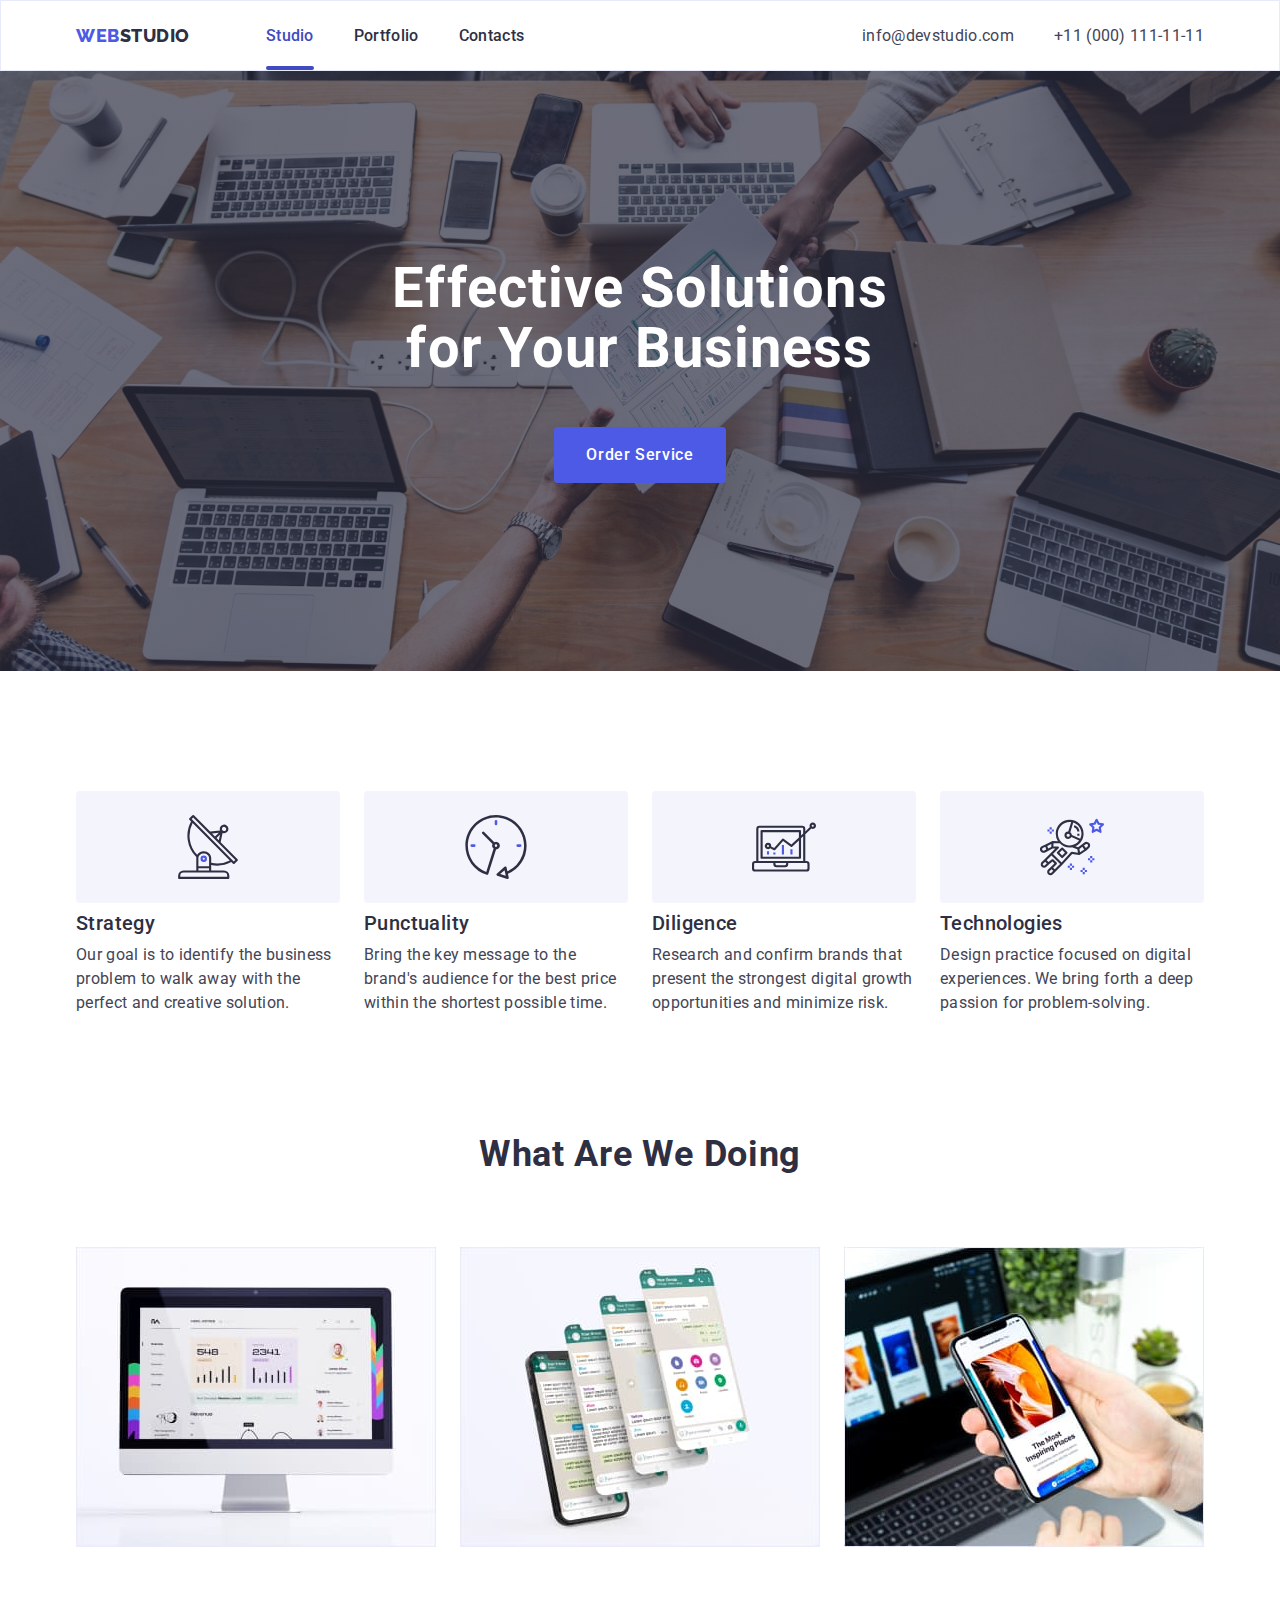
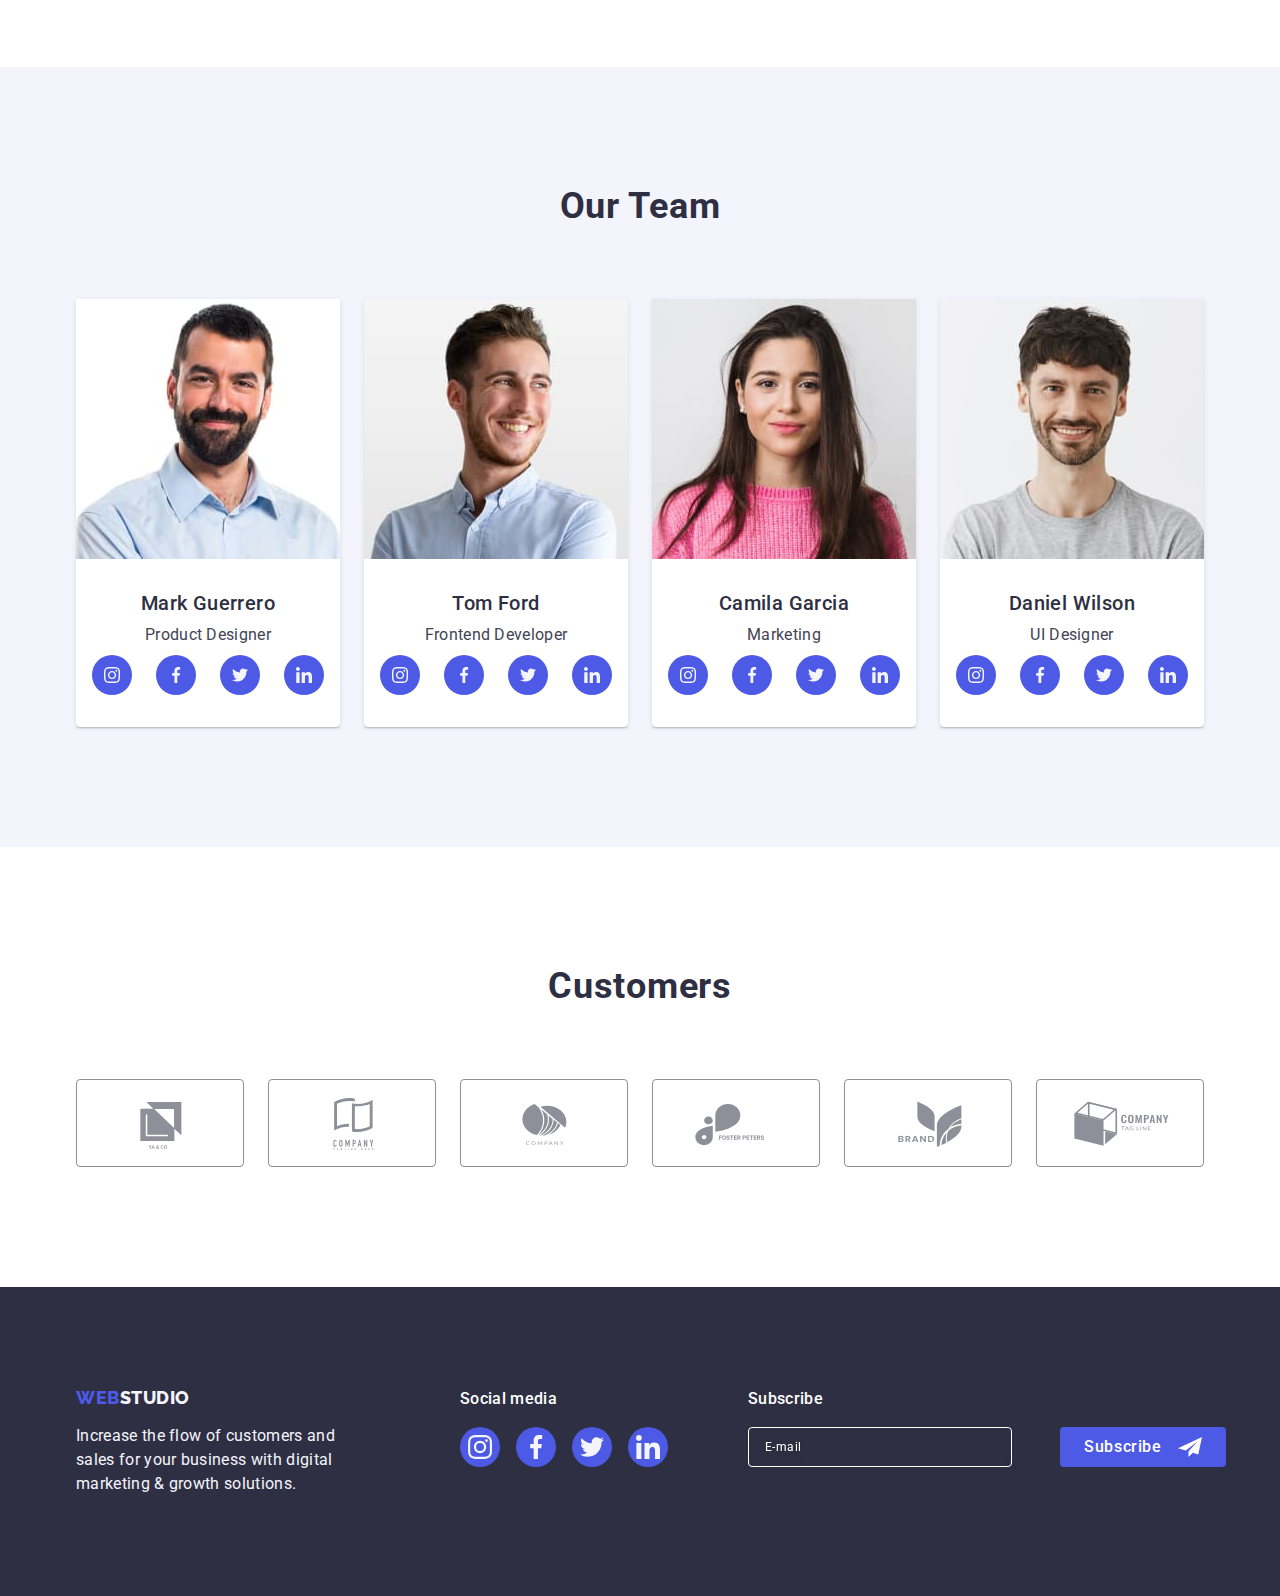
<file: index.html>
<!DOCTYPE html>
<html lang="en">

<head>
  <meta charset="UTF-8" />
  <meta http-equiv="X-UA-Compatible" content="IE=edge" />
  <meta name="viewport" content="width=device-width, initial-scale=1.0" />
  <title>WebStudio</title>
  <link rel="preconnect" href="https://fonts.googleapis.com" />
  <link rel="preconnect" href="https://fonts.gstatic.com" crossorigin />
  <link href="https://fonts.googleapis.com/css2?family=Raleway:wght@800&family=Roboto:wght@400;500;700&display=swap"
    rel="stylesheet" />
  <link rel="stylesheet" href="https://cdn.jsdelivr.net/npm/modern-normalize@2.0.0/modern-normalize.min.css" />
  <link rel="stylesheet" href="./css/styles.css" />
</head>

<body>
  <!--Header block-->
  <header class="header">
    <!--Navigation menu-->
    <div class="header-container container">
      <nav class="header-nav">
        <a class="header-logo link" href="./index.html">Web<span class="header-text-span">Studio</span></a>
        <ul class="header-nav-link-list list">
          <li class="header-nav-link-item">
            <a class="header-nav-link active link" href="./index.html">Studio</a>
          </li>
          <li class="header-nav-link-item">
            <a class="header-nav-link link" href="./portfolio.html">Portfolio</a>
          </li>
          <li class="header-nav-link-item">
            <a class="header-nav-link link" href="">Contacts</a>
          </li>
        </ul>
      </nav>
      <!--Contact-->
      <address class="header-adress">
        <ul class="header-adress-list list">
          <li class="header-adress-item">
            <a class="header-adress-link link" href="mailto:info@devstudio.com">info@devstudio.com</a>
          </li>
          <li class="header-adress-item">
            <a class="header-adress-link link" href="tel:+110001111111">+11 (000) 111-11-11</a>
          </li>
        </ul>
      </address>
    </div>
  </header>

  <!--Main block-->
  <main class="main">
    <!--Hero section-->
    <section class="hero-section">
      <div class="hero-container container">
        <h1 class="hero-title">Effective Solutions for Your Business</h1>
        <button type="button" class="button-hero button" data-modal-open>
          Order Service
        </button>
      </div>
    </section>

    <!--Description section-->
    <section class="deskr-section">
      <div class="container">
        <h2 class="visually-hidden">Section2</h2>
        <ul class="deskr-list-container list">
          <li class="deskr-list-item">
            <div class="deskr-icon-item">
              <svg class="deskr-icon" width="64" height="64">
                <use href="./images/icons.svg#antenna"></use>
              </svg>
            </div>
            <h3 class="list-title">Strategy</h3>
            <p class="list-text">
              Our goal is to identify the business problem to walk away with
              the perfect and creative solution.
            </p>
          </li>
          <li class="deskr-list-item">
            <div class="deskr-icon-item">
              <svg class="deskr-icon" width="64" height="64">
                <use href="./images/icons.svg#clock"></use>
              </svg>
            </div>
            <h3 class="list-title">Punctuality</h3>
            <p class="list-text">
              Bring the key message to the brand's audience for the best price
              within the shortest possible time.
            </p>
          </li>
          <li class="deskr-list-item">
            <div class="deskr-icon-item">
              <svg class="deskr-icon" width="64" height="64">
                <use href="./images/icons.svg#diagram"></use>
              </svg>
            </div>
            <h3 class="list-title">Diligence</h3>
            <p class="list-text">
              Research and confirm brands that present the strongest digital
              growth opportunities and minimize risk.
            </p>
          </li>
          <li class="deskr-list-item">
            <div class="deskr-icon-item">
              <svg class="deskr-icon" width="64" height="64">
                <use href="./images/icons.svg#astronaut"></use>
              </svg>
            </div>
            <h3 class="list-title">Technologies</h3>
            <p class="list-text">
              Design practice focused on digital experiences. We bring forth a
              deep passion for problem-solving.
            </p>
          </li>
        </ul>
      </div>
    </section>

    <!--What are we doing section-->
    <section class="doing-section">
      <div class="container">
        <h2 class="doing-section-title">What are we doing</h2>
        <ul class="doing-section-list list">
          <li class="doing-section-item">
            <img class="doing-section-img" src="./images/img1.jpg" alt="computer" width="360" height="300" />
          </li>
          <li class="doing-section-item">
            <img class="doing-section-img" src="./images/img2.jpg" alt="telefone" width="360" height="300" />
          </li>
          <li class="doing-section-item">
            <img class="doing-section-img" src="./images/img3.jpg" alt="telefon and computer" width="360"
              height="300" />
          </li>
        </ul>
      </div>
    </section>

    <!--Team section-->
    <section class="team-section">
      <div class="container">
        <h2 class="team-section-title">Our Team</h2>
        <ul class="team-list list">
          <li class="team-list-item">
            <img class="team-list-img" src="./images/MarkGuerrero.jpg" alt="MarkGuerrero" width="264" height="260" />
            <div class="text-list-img">
              <h3 class="list-title">Mark Guerrero</h3>
              <p class="list-text">Product Designer</p>
              <ul class="icon-list list">
                <li class="icon-list-item list">
                  <a href="" class="icon-list-link link">
                    <svg class="link-icon" width="16" height="16">
                      <use href="./images/icons.svg#instagram"></use>
                    </svg>
                  </a>
                </li>
                <li class="icon-list-item list">
                  <a href="" class="icon-list-link link">
                    <svg class="link-icon" width="16" height="16">
                      <use href="./images/icons.svg#facebook"></use>
                    </svg>
                  </a>
                </li>
                <li class="icon-list-item list">
                  <a href="" class="icon-list-link link">
                    <svg class="link-icon" width="16" height="16">
                      <use href="./images/icons.svg#twitter"></use>
                    </svg>
                  </a>
                </li>
                <li class="icon-list-item list">
                  <a href="" class="icon-list-link link">
                    <svg class="link-icon" width="16" height="16">
                      <use href="./images/icons.svg#linkedin"></use>
                    </svg>
                  </a>
                </li>
              </ul>
            </div>
          </li>
          <li class="team-list-item">
            <img class="team-list-img" src="./images/TomFord.jpg" alt="TomFord" width="264" height="260" />
            <div class="text-list-img">
              <h3 class="list-title">Tom Ford</h3>
              <p class="list-text">Frontend Developer</p>

              <ul class="icon-list list">
                <li class="icon-list-item list">
                  <a href="" class="icon-list-link link">
                    <svg class="link-icon" width="16" height="16">
                      <use href="./images/icons.svg#instagram"></use>
                    </svg>
                  </a>
                </li>
                <li class="icon-list-item list">
                  <a href="" class="icon-list-link link">
                    <svg class="link-icon" width="16" height="16">
                      <use href="./images/icons.svg#facebook"></use>
                    </svg>
                  </a>
                </li>
                <li class="icon-list-item list">
                  <a href="" class="icon-list-link link">
                    <svg class="link-icon" width="16" height="16">
                      <use href="./images/icons.svg#twitter"></use>
                    </svg>
                  </a>
                </li>
                <li class="icon-list-item list">
                  <a href="" class="icon-list-link link">
                    <svg class="link-icon" width="16" height="16">
                      <use href="./images/icons.svg#linkedin"></use>
                    </svg>
                  </a>
                </li>
              </ul>
            </div>
          </li>
          <li class="team-list-item">
            <img class="team-list-img" src="./images/CamilaGarcia.jpg" alt="CamilaGarcia" width="264" height="260" />
            <div class="text-list-img">
              <h3 class="list-title">Camila Garcia</h3>
              <p class="list-text">Marketing</p>

              <ul class="icon-list list">
                <li class="icon-list-item list">
                  <a href="" class="icon-list-link link">
                    <svg class="link-icon" width="16" height="16">
                      <use href="./images/icons.svg#instagram"></use>
                    </svg>
                  </a>
                </li>
                <li class="icon-list-item list">
                  <a href="" class="icon-list-link link">
                    <svg class="link-icon" width="16" height="16">
                      <use href="./images/icons.svg#facebook"></use>
                    </svg>
                  </a>
                </li>
                <li class="icon-list-item list">
                  <a href="" class="icon-list-link link">
                    <svg class="link-icon" width="16" height="16">
                      <use href="./images/icons.svg#twitter"></use>
                    </svg>
                  </a>
                </li>
                <li class="icon-list-item list">
                  <a href="" class="icon-list-link link">
                    <svg class="link-icon" width="16" height="16">
                      <use href="./images/icons.svg#linkedin"></use>
                    </svg>
                  </a>
                </li>
              </ul>
            </div>
          </li>
          <li class="team-list-item">
            <img class="team-list-img" src="./images/DanielWilson.jpg" alt="DanielWilson" width="264" height="260" />
            <div class="text-list-img">
              <h3 class="list-title">Daniel Wilson</h3>
              <p class="list-text">UI Designer</p>

              <ul class="icon-list list">
                <li class="icon-list-item list">
                  <a href="" class="icon-list-link link">
                    <svg class="link-icon" width="16" height="16">
                      <use href="./images/icons.svg#instagram"></use>
                    </svg>
                  </a>
                </li>
                <li class="icon-list-item list">
                  <a href="" class="icon-list-link link">
                    <svg class="link-icon" width="16" height="16">
                      <use href="./images/icons.svg#facebook"></use>
                    </svg>
                  </a>
                </li>
                <li class="icon-list-item list">
                  <a href="" class="icon-list-link link">
                    <svg class="link-icon" width="16" height="16">
                      <use href="./images/icons.svg#twitter"></use>
                    </svg>
                  </a>
                </li>
                <li class="icon-list-item list">
                  <a href="" class="icon-list-link link">
                    <svg class="link-icon" width="16" height="16">
                      <use href="./images/icons.svg#linkedin"></use>
                    </svg>
                  </a>
                </li>
              </ul>
            </div>
          </li>
        </ul>
      </div>
    </section>
    <!--Customer section-->
    <section class="customer-section">
      <div class="container">
        <h2 class="customer-title">Customers</h2>
        <ul class="customer-list list">
          <li class="customer-item">
            <a href="" class="customer-link">
              <svg class="svg-icon-customer" width="104" height="56">
                <use href="./images/icons.svg#logo"></use>
              </svg>
            </a>
          </li>
          <li class="customer-item">
            <a href="" class="customer-link">
              <svg class="svg-icon-customer" width="104" height="56">
                <use href="./images/icons.svg#logo2"></use>
              </svg>
            </a>
          </li>
          <li class="customer-item">
            <a href="" class="customer-link">
              <svg class="svg-icon-customer" width="104" height="56">
                <use href="./images/icons.svg#logo3"></use>
              </svg>
            </a>
          </li>
          <li class="customer-item">
            <a href="" class="customer-link">
              <svg class="svg-icon-customer" width="104" height="56">
                <use href="./images/icons.svg#logo4"></use>
              </svg>
            </a>
          </li>
          <li class="customer-item">
            <a href="" class="customer-link">
              <svg class="svg-icon-customer" width="104" height="56">
                <use href="./images/icons.svg#logo5"></use>
              </svg>
            </a>
          </li>
          <li class="customer-item">
            <a href="" class="customer-link">
              <svg class="svg-icon-customer" width="104" height="56">
                <use href="./images/icons.svg#logo6"></use>
              </svg>
            </a>
          </li>
        </ul>
      </div>
    </section>
  </main>

  <!--Footer block-->
  <footer class="footer">
    <div class="footer-container container">
      <div class="footer-logo-container">
        <a class="footer-logo link" href="./index.html">Web<span class="footer-logo-span">Studio</span>
        </a>
        <p class="fotter-text">
          Increase the flow of customers and sales for your business with
          digital marketing & growth solutions.
        </p>
      </div>

      <div class="footer-icon-container">
        <p class="footer-title">Social media</p>

        <ul class="footer-icon-list list">
          <li class="icon-list-item list">
            <a href="" class="footer-list-link link">
              <svg class="link-icon" width="24" height="24">
                <use href="./images/icons.svg#instagram"></use>
              </svg>
            </a>
          </li>
          <li class="icon-list-item list">
            <a href="" class="footer-list-link link">
              <svg class="link-icon" width="24" height="24">
                <use href="./images/icons.svg#facebook"></use>
              </svg>
            </a>
          </li>
          <li class="icon-list-item list">
            <a href="" class="footer-list-link link">
              <svg class="link-icon" width="24" height="24">
                <use href="./images/icons.svg#twitter"></use>
              </svg>
            </a>
          </li>
          <li class="icon-list-item list">
            <a href="" class="footer-list-link link">
              <svg class="link-icon" width="24" height="24">
                <use href="./images/icons.svg#linkedin"></use>
              </svg>
            </a>
          </li>
        </ul>
      </div>

      <div class="form-container">
        <p class="footer-title">Subscribe</p>

        <form class="form" name="subscribe_form" autocomplete="off">
          <label class="subscribe-form-label">
            <input class="form-input-footer" type="email" name="e-mail" placeholder="E-mail" />
          </label>
          <button type="submit" class="footer-btn">
            Subscribe
            <svg class="footer-btn-icon" width="24" height="24">
              <use href="./images/icons.svg#frame"></use>
            </svg>
          </button>
        </form>
      </div>
    </div>
  </footer>
  <!--Modal window-->
  <div class="backdrop is-hidden" data-modal>
    <div class="modal">
      <button class="modal-btn" type="button" data-modal-close>
        <svg class="modal-icon" width="8" height="8">
          <use href="./images/icons.svg#xicon"></use>
        </svg>
      </button>
        <p class="modal-text">Leave your contacts and we will call you back</p>
        <form class="form-modal" name="contacts_back_form" autocomplete="on">
          <div class="modal-label-container">
            <label for="user-name" class="modal-form-filed">
              Name
            </label>  
              <div class="modal-input-container">
                <input class="modal-form-input" type="text" name="user-name" id="user-name" />
                <svg class="modal-form-icon" width="18" height="24">
                  <use href="./images/icons.svg#person"></use>
                </svg>
              </div>
          </div>
          <div class="modal-label-container">
            <label for="" class="modal-form-filed">
              Phone
            </label>
              <div class="modal-input-container">
                <input class="modal-form-input" type="tel" name="contact-tel" />
                <svg class="modal-form-icon" width="18" height="24">
                  <use href="./images/icons.svg#phone"></use>
                </svg>
              </div>
          </div>
          <div class="modal-label-container">
            <label class="modal-form-filed">
              Email
            </label>  
              <div class="modal-input-container">
                <input class="modal-form-input" type="email" name="contact-email" />
                <svg class="modal-form-icon" width="18" height="24">
                  <use href="./images/icons.svg#email"></use>
                </svg>
              </div>
          </div>
          <div class="modal-label-container">
            <label for="user-comment" class="modal-form-filed">
              Comment
                <textarea class="modal-form-textarea" name="user-comment" id="user-comment"  placeholder="Text input"></textarea>
            </label>
          </div>
          <div class="modal-label-checkbox-container"> 
            <label class="modal-form-agreement">

              <div class="modal-input-custom-chbx">
                <input class="modal-form-checkbox visually-hidden" type="checkbox" />
                <span class="modal-form-custom-checkbox">
                  <svg class="modal-form-checkbox-icon" width="10" height="8">
                    <use href="./images/icons.svg#icon-vector-icon"></use>
                  </svg>
              </div>
              </span>
              <span class="modal-form-text">I accept the terms and conditions of the<a class="modal-form-link" href="">Privacy Policy</a></span>
            </label>
          </div>
          <button type="submit" class="modal-send-btn">Send</button>
        </form>
    </div>
  </div>
  <script src="./js/modal.js"></script>
</body>

</html>
</file>
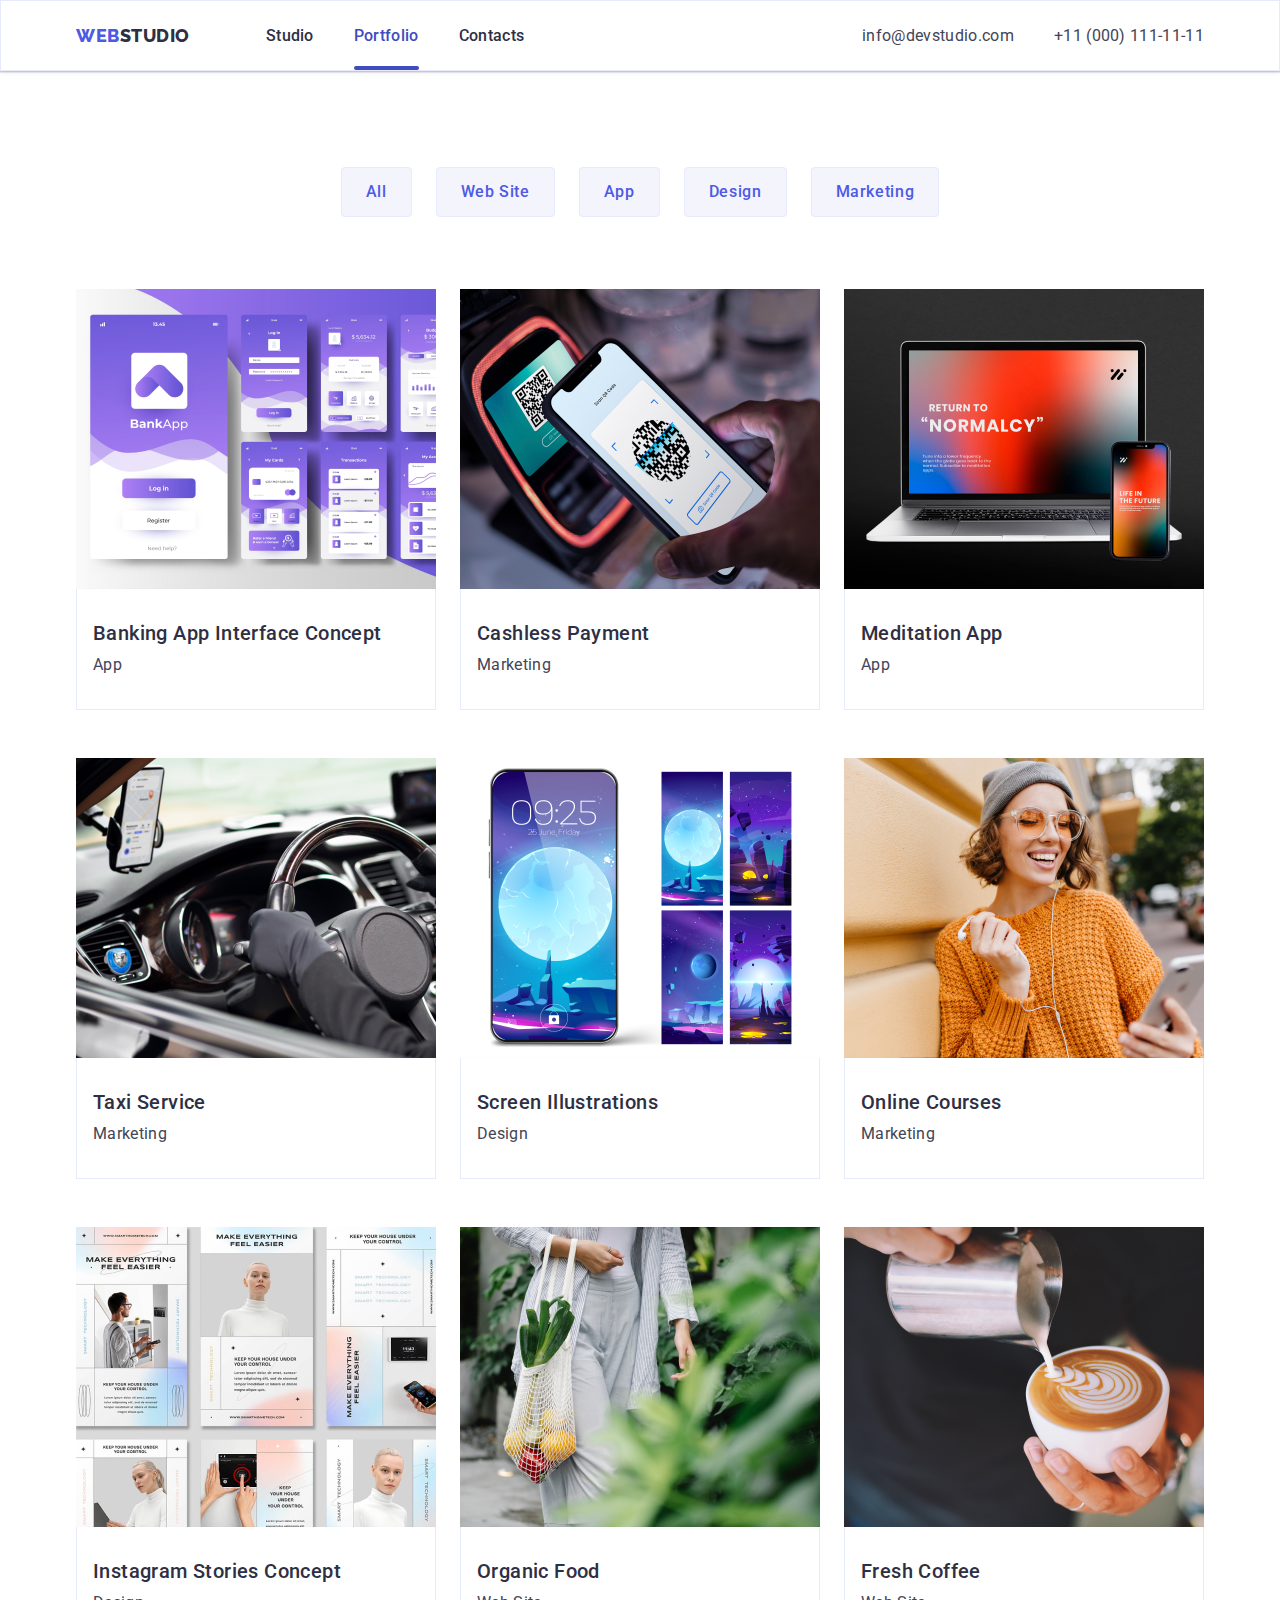
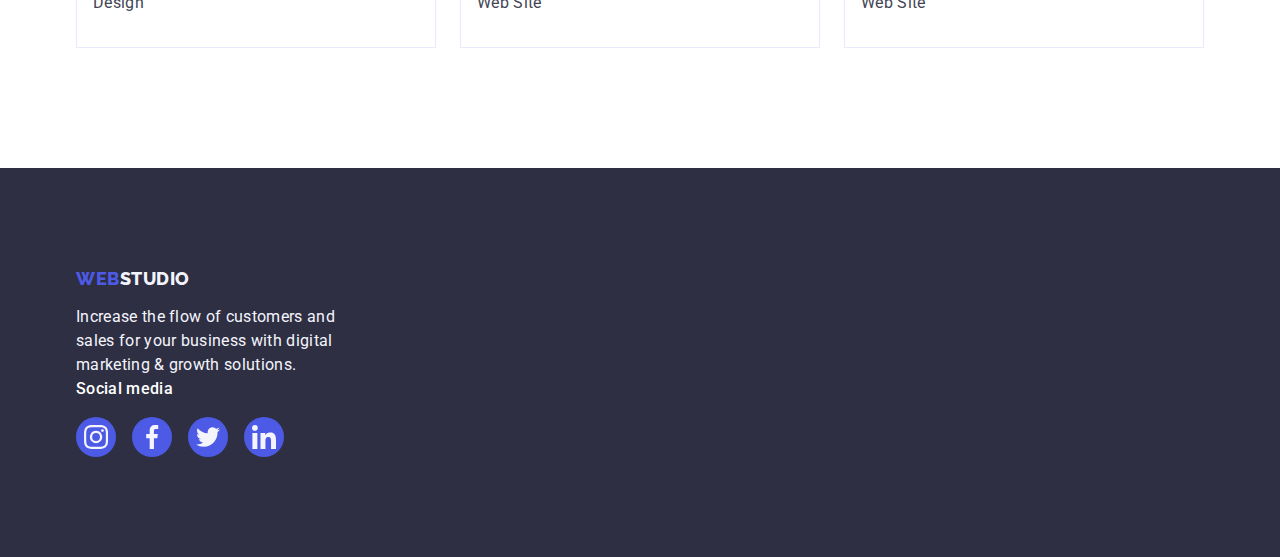
<file: portfolio.html>
<!DOCTYPE html>
<html lang="en">
  <head>
    <meta charset="UTF-8" />
    <meta http-equiv="X-UA-Compatible" content="IE=edge" />
    <meta name="viewport" content="width=device-width, initial-scale=1.0" />
    <title>WebStudio</title>
    <link rel="preconnect" href="https://fonts.googleapis.com" />
    <link rel="preconnect" href="https://fonts.gstatic.com" crossorigin />
    <link
      href="https://fonts.googleapis.com/css2?family=Raleway:wght@800&family=Roboto:wght@400;500;700&display=swap"
      rel="stylesheet"
    />
    <link
      rel="stylesheet"
      href="https://cdn.jsdelivr.net/npm/modern-normalize@2.0.0/modern-normalize.min.css"
    />
    <link rel="stylesheet" href="./css/styles.css" />
  </head>
  <body>
    <!--Header block-->
    <header class="header">
      <!--Navigation menu-->
      <div class="header-container container">
        <nav class="header-nav">
          <a class="header-logo link" href="./index.html"
            >Web<span class="header-text-span">Studio</span></a
          >
          <ul class="header-nav-link-list list">
            <li class="header-nav-link-item">
              <a class="header-nav-link link" href="./index.html">Studio</a>
            </li>
            <li class="header-nav-link-item">
              <a class="header-nav-link active link" href="./portfolio.html"
                >Portfolio</a
              >
            </li>
            <li class="header-nav-link-item">
              <a class="header-nav-link link" href="">Contacts</a>
            </li>
          </ul>
        </nav>
        <!--Contact-->
        <address class="header-adress">
          <ul class="header-adress-list list">
            <li class="header-adress-item">
              <a
                class="header-adress-link link"
                href="mailto:info@devstudio.com"
                >info@devstudio.com</a
              >
            </li>
            <li class="header-adress-item">
              <a class="header-adress-link link" href="tel:+110001111111"
                >+11 (000) 111-11-11</a
              >
            </li>
          </ul>
        </address>
      </div>
    </header>

    <!--block main-->
    <main>
      <!--section list of services-->
      <section class="list-services">
        <div class="container">
          <h1 class="visually-hidden">List Services</h1>
          <ul class="btn-servises-list list">
            <li>
              <button type="button" class="button-porfolio button">All</button>
            </li>
            <li>
              <button type="button" class="button-porfolio button">
                Web Site
              </button>
            </li>
            <li>
              <button type="button" class="button-porfolio button">App</button>
            </li>
            <li>
              <button type="button" class="button-porfolio button">
                Design
              </button>
            </li>
            <li>
              <button type="button" class="button-porfolio button">
                Marketing
              </button>
            </li>
          </ul>
          <ul class="services-list list">
            <li class="services-list-width">
              <a class="services-list-link link">
                <div class="overlay">
                  <img
                    src="./images/imagesportfolio/img1.jpg"
                    alt="screenshoots banking app"
                    width="360"
                    height="300"
                  />
                  <p class="overlay-text">
                    14 Stylish and User-Friendly App Design Concepts · Task
                    Manager App · Calorie Tracker App · Exotic Fruit Ecommerce
                    App · Cloud Storage App
                  </p>
                </div>
                <div class="portfolio-list-img">
                  <h2 class="services-list-title">
                    Banking App Interface Concept
                  </h2>
                  <p class="list-text">App</p>
                </div>
              </a>
            </li>
            <li class="services-list-width">
              <a class="services-list-link link">
                <div class="overlay">
                  <img
                    src="./images/imagesportfolio/img2.jpg"
                    alt="phone scan qr code"
                    width="360"
                    height="300"
                  />
                  <p class="overlay-text">
                    14 Stylish and User-Friendly App Design Concepts · Task
                    Manager App · Calorie Tracker App · Exotic Fruit Ecommerce
                    App · Cloud Storage App
                  </p>
                </div>

                <div class="portfolio-list-img">
                  <h2 class="services-list-title">Cashless Payment</h2>
                  <p class="list-text">Marketing</p>
                </div>
              </a>
            </li>
            <li class="services-list-width">
              <a class="services-list-link link">
                <div class="overlay">
                  <img
                    src="./images/imagesportfolio/img3.jpg"
                    alt="compyter and phone"
                    width="360"
                    height="300"
                  />
                  <p class="overlay-text">
                    14 Stylish and User-Friendly App Design Concepts · Task
                    Manager App · Calorie Tracker App · Exotic Fruit Ecommerce
                    App · Cloud Storage App
                  </p>
                </div>
                <div class="portfolio-list-img">
                  <h2 class="services-list-title">Meditation App</h2>
                  <p class="list-text">App</p>
                </div>
              </a>
            </li>
            <li class="services-list-width">
              <a class="services-list-link link">
                <div class="overlay">
                  <img
                    src="./images/imagesportfolio/img4.jpg"
                    alt="driver and phone wis app"
                    width="360"
                    height="300"
                  />
                  <p class="overlay-text">
                    14 Stylish and User-Friendly App Design Concepts · Task
                    Manager App · Calorie Tracker App · Exotic Fruit Ecommerce
                    App · Cloud Storage App
                  </p>
                </div>
                <div class="portfolio-list-img">
                  <h2 class="services-list-title">Taxi Service</h2>
                  <p class="list-text">Marketing</p>
                </div>
              </a>
            </li>
            <li class="services-list-width">
              <a class="services-list-link link">
                <div class="overlay">
                  <img
                    src="./images/imagesportfolio/img5.jpg"
                    alt="phone and screenillustration"
                    width="360"
                    height="300"
                  />
                  <p class="overlay-text">
                    14 Stylish and User-Friendly App Design Concepts · Task
                    Manager App · Calorie Tracker App · Exotic Fruit Ecommerce
                    App · Cloud Storage App
                  </p>
                </div>
                <div class="portfolio-list-img">
                  <h2 class="services-list-title">Screen Illustrations</h2>
                  <p class="list-text">Design</p>
                </div>
              </a>
            </li>
            <li class="services-list-width">
              <a class="services-list-link link">
                <div class="overlay">
                  <img
                    src="./images/imagesportfolio/img6.jpg"
                    alt="girl wis phone"
                    width="360"
                    height="300"
                  />
                  <p class="overlay-text">
                    14 Stylish and User-Friendly App Design Concepts · Task
                    Manager App · Calorie Tracker App · Exotic Fruit Ecommerce
                    App · Cloud Storage App
                  </p>
                </div>
                <div class="portfolio-list-img">
                  <h2 class="services-list-title">Online Courses</h2>
                  <p class="list-text">Marketing</p>
                </div>
              </a>
            </li>
            <li class="services-list-width">
              <a class="services-list-link link">
                <div class="overlay">
                  <img
                    src="./images/imagesportfolio/img7.jpg"
                    alt="photo instagram stories concept"
                    width="360"
                    height="300"
                  />
                  <p class="overlay-text">
                    14 Stylish and User-Friendly App Design Concepts · Task
                    Manager App · Calorie Tracker App · Exotic Fruit Ecommerce
                    App · Cloud Storage App
                  </p>
                </div>
                <div class="portfolio-list-img">
                  <h2 class="services-list-title">Instagram Stories Concept</h2>
                  <p class="list-text">Design</p>
                </div>
              </a>
            </li>
            <li class="services-list-width">
              <a class="services-list-link link">
                <div class="overlay">
                  <img
                    src="./images/imagesportfolio/img8.jpg"
                    alt=" the wooman wis bag wis vegetables"
                    width="360"
                    height="300"
                  />
                  <p class="overlay-text">
                    14 Stylish and User-Friendly App Design Concepts · Task
                    Manager App · Calorie Tracker App · Exotic Fruit Ecommerce
                    App · Cloud Storage App
                  </p>
                </div>
                <div class="portfolio-list-img">
                  <h2 class="services-list-title">Organic Food</h2>
                  <p class="list-text">Web Site</p>
                </div>
              </a>
            </li>
            <li class="services-list-width">
              <a class="services-list-link link">
                <div class="overlay">
                  <img
                    src="./images/imagesportfolio/img9.jpg"
                    alt="cup wis coffee and milk"
                    width="360"
                    height="300"
                  />
                  <p class="overlay-text">
                    14 Stylish and User-Friendly App Design Concepts · Task
                    Manager App · Calorie Tracker App · Exotic Fruit Ecommerce
                    App · Cloud Storage App
                  </p>
                </div>
                <div class="portfolio-list-img">
                  <h2 class="services-list-title">Fresh Coffee</h2>
                  <p class="list-text">Web Site</p>
                </div>
              </a>
            </li>
          </ul>
        </div>
      </section>
    </main>

    <!--Footer block-->
    <footer class="footer">
      <div class="footer-container container">
        <div class="text-footer-container">
          <div class="footer-logo-container">
            <a class="footer-logo link" href="./index.html"
              >Web<span class="footer-logo-span">Studio</span>
            </a>
            <p class="fotter-text">
              Increase the flow of customers and sales for your business with
              digital marketing & growth solutions.
            </p>
          </div>

          <div class="footer-icon-container">
            <h3 class="footer-title">Social media</h3>

            <ul class="footer-icon-list list">
              <li class="icon-list-item list">
                <a href="" class="footer-list-link link">
                  <svg class="link-icon" width="24" height="24">
                    <use href="./images/icon.svg#instagram"></use>
                  </svg>
                </a>
              </li>
              <li class="icon-list-item list">
                <a href="" class="footer-list-link link">
                  <svg class="link-icon" width="24" height="24">
                    <use href="./images/icon.svg#facebook"></use>
                  </svg>
                </a>
              </li>
              <li class="icon-list-item list">
                <a href="" class="footer-list-link link">
                  <svg class="link-icon" width="24" height="24">
                    <use href="./images/icon.svg#twitter"></use>
                  </svg>
                </a>
              </li>
              <li class="icon-list-item list">
                <a href="" class="footer-list-link link">
                  <svg class="link-icon" width="24" height="24">
                    <use href="./images/icon.svg#linkedin"></use>
                  </svg>
                </a>
              </li>
            </ul>
          </div>
        </div>
      </div>
    </footer>
  </body>
</html>
</file>
<file: css/styles.css>
/**
  |============================
  | Comon styles
  |============================
*/
:root {
    --first-basic-color: #FFFFFF;
    --second-basic-color: #2E2F42;
    --third-basic-color: #434455;
    --fourth-basic-color: #F4F4FD;
    --butn-logo-color: #4D5AE5;
    --active-color: #404BBF;
    --modal-windov-color: #8E8F99;
}

body {
    font-family: 'Roboto', sans-serif;
    font-style: normal;
    color: var(--third-basic-color);
    background-color: #FFFFFF;
}
/**
  |============================
  | reset stile
  |============================
*/

h1, h2, h3, h4, h5, h6 ,p {
    margin: 0;
}

ul, ol {
    margin: 0;
    padding: 0;
}

img {
    display: block;
    max-width: 100%;
    height: auto;
}

.container {
    width: 1158px;
    margin-left: auto;
    margin-right: auto;
    padding: 0 15px;
}

.list {
    list-style: none;
}

.link {
    text-decoration: none;
    cursor: pointer;
}

.button {
    font-family: inherit;
    cursor: pointer;
}



.list-title {
    font-weight: 500;
    font-size: 20px;
    line-height: 1.2;
    letter-spacing: 0.02em;
    color: var(--second-basic-color);
    margin-bottom: 8px;
}

.list-text {
    font-weight: 400;
    font-size: 16px;
    line-height: 1.5;
    letter-spacing: 0.02em;
    color: #434455;
}

.visually-hidden {
    position: absolute;
    width: 1px;
    height: 1px;
    margin: -1px;
    border: 0;
    padding: 0;

    white-space: nowrap;
    clip-path: inset(100%);
    clip: rect(0 0 0 0);
    overflow: hidden;
}
.link-icon {
    fill: var(--first-basic-color);
}

/**
  |============================
  | Header Block
  |============================
*/
.header {
    background: var(--first-basic-color);
    border: 1px solid #E7E9FC;
    box-shadow: 0px 1px 6px 0px rgba(46, 47, 66, 0.08), 0px 1px 1px 0px rgba(46, 47, 66, 0.16), 0px 2px 1px 0px rgba(46, 47, 66, 0.08);
}

.header-container {
    display: flex;
    align-items: center;
}

.header-logo {
    font-family: 'Raleway' ,sans-serif;
    font-weight: 800;
    font-size: 18px;
    line-height: 1.17;
    text-decoration: none;
    text-transform: uppercase;
    letter-spacing: 0.03em;
    color: var(--butn-logo-color);
    margin-right: 76px;
    padding-top: 24px;
    padding-bottom: 24px;
}

.header-text-span {
    color: var(--second-basic-color);
}

.header-nav {
    display: flex;
    align-items: center;
    
}
    
.header-nav-link-list {
    display: flex;
    align-items: center;
    gap: 40px;
}

.header-nav-item {
    
}
    

.header-nav-link {
    position: relative;
    font-weight: 500;
    font-size: 16px;
    line-height: 1.5;
    letter-spacing: 0.02em;
    color: var(--second-basic-color);
    padding-top: 24px;
    padding-bottom: 24px;
    transition: color var(--transition);
}
.active {
    color: #404bbf;
}

.header-nav-link.active::after {
    content: "";
    display: block;
    width: 100%;
    height: 4px;
    background-color: #404bbf;
    border-radius: 2px;
    position: absolute;
    bottom: -1px;
    left: 0;
}

.header-nav-link:hover,
.header-nav-link:focus {
    color: #404bbf;
}

.header-adress {
    font-style: normal;
    margin-left: auto;
}

.header-adress-list {
    display: flex;
    align-items: center;
    gap: 40px;
}

.header-adress-item {
    
}

.header-adress-link {
    font-weight: 400;
    font-size: 16px;
    line-height: 1.5;
    letter-spacing: 0.02em;
    color: var(--third-basic-color);
    transition: color var(--transition);
}
.header-adress-link:hover,
.header-adress-link:focus {
    color: var(--active-color);
}
/**
  |============================
  | Hero section 
  |============================
*/
.hero-section {
    background: var(--second-basic-color);
    padding-top: 188px;
    padding-bottom: 188px;
    background-image: linear-gradient(rgba(46, 47, 66, 0.7), rgba(46, 47, 66, 0.7)), url(../images/hero/hero.jpg);
    background-repeat: no-repeat;
    background-position: center;
    background-size: cover;
    max-width: 1440px;
    height: 600px;
}

.hero-container {
    
}

.hero-title {
    font-weight: 700;
    font-size: 56px;
    line-height: 1.07;
    letter-spacing: 0.02em;
    text-align: center;
    color: var(--first-basic-color);
    max-width: 496px;
    margin-bottom: 48px;
    margin-left: auto;
    margin-right: auto;
}

.button-hero {
    display: block;
    background: var(--butn-logo-color);
    color: var(--first-basic-color);
    border: none;
    font-weight: 500;
    font-size: 16px;
    line-height: 1.5;
    letter-spacing: 0.04em;
    padding: 16px 32px;
    border-radius: 4px;
    margin-left: auto;
    margin-right: auto;
    min-width: 169px;
    box-shadow: 0px 4px 4px 0px, rgba(0, 0, 0, 0.15);
    transition: background-color var(--transition);
}

.button-hero:hover,
.button-hero:focus {
    background-color: var(--active-color);
    box-shadow: 0px 4px 4px 0px, rgba(0, 0, 0, 0.15);
}
/**
  |============================
  | Description section
  |============================
*/

.deskr-section {
    padding-top: 120px;
    padding-bottom: 120px;
}
.deskr-icon-list-container {
    display: flex;
    gap: 24px;
    margin-bottom: 8px;
}

.deskr-icon-item {
    width: 264px;
    height: 112px;
    background-color: var(--fourth-basic-color);
    border-radius: 4px;
    display: flex;
    align-items: center;
    justify-content: center;
    margin-bottom: 8px;
}

.deskr-icon {
    align-items: center;
    justify-content: center;
}

.deskr-list-container {
    display: flex;
    gap: 24px;
}

.deskr-list {}

.deskr-list-item {
    width: calc((100% - 72px) /4);
}


/**
  |============================
  | What are we doing section
  |============================
*/
.doing-section {
    padding-bottom: 120px;
}

.doing-section-title {
    font-weight: 700;
    font-size: 36px;
    line-height: 1.11;
    text-align: center;
    letter-spacing: 0.02em;
    text-transform: capitalize;
    color: var(--second-basic-color);
    margin-bottom: 72px;
}

.doing-section-list {
    display: flex;
    gap: 24px;
}

.doing-section-item {}

.doing-section-img {}
/**
  |============================
  | Team section
  |============================
*/
.team-section {
    background: #F4F4FD;
    padding-top: 120px;
    padding-bottom: 120px;
}

.team-section-title {
    font-weight: 700;
    font-size: 36px;
    line-height: 1.11;
    text-align: center;
    letter-spacing: 0.02em;
    text-transform: capitalize;
    color: var(--second-basic-color);
    margin-bottom: 72px;
}

.team-list {
    display: flex;
    gap: 24px;
}

.team-list-item {
    background: var(--first-basic-color);
    border-radius: 0px 0px 4px 4px;
    box-shadow: 0px 1px 6px rgba(46, 47, 66, 0.08), 0px 1px 1px rgba(46, 47, 66, 0.16), 0px 2px 1px rgba(46, 47, 66, 0.08);
}

.text-list-img {
    gap: 8px ;
    padding: 32px 0 ;
    text-align: center;
}

.team-list-img {}

.icon-container {
    display: flex;
}

.icon-list {
    display: flex;
    gap: 24px;
    margin-top: 8px;
    justify-content: center;
}

.icon-list-item {
    
}
.link-icon {
    fill: var(--fourth-basic-color);
}

.icon-list-link {
    width: 40px;
    height: 40px;
    border-radius: 50%;
    background-color: var(--butn-logo-color);
    display: flex;
    align-items: center;
    justify-content: center;
    transition: background-color var(--transition);
}

.icon-list-link:hover,
.icon-list-link:focus {
    background-color: var(--active-color);
}

/**
  |============================
  | Customers section
  |============================
*/
.customer-section {
    padding-top: 120px;
    padding-bottom: 120px;
}
.customer-title {
    font-size: 36px;
    text-align: center;
    font-weight: 700;
    letter-spacing: 0.72px;
    text-transform: capitalize;
    color: var(--second-basic-color);
    margin-bottom: 72px;
    line-height: 1.11;
}

.customer-list {
    display: flex;
    align-items: center;
    justify-content: center;
    gap: 24px;
}

.customer-item {
    display: flex;
    align-items: center;
    justify-content: center;
    width: 168px;
    height: 88px;
}

.svg-icon-customer {
    fill: currentColor;
    transition: color var(--transition);
}

.svg-icon-customer:hover,
.svg-icon-customer:focus {
    fill: var(--active-color);
}

.customer-link {
    border-radius: 4px;
    border: 1px solid #8E8F99;
    width: 100%;
    height: 100%;
    display: flex;
    align-items: center;
    justify-content: center;
    transition: border-color 250ms cubic-bezier(0.4, 0, 0.2, 1), color 250ms cubic-bezier(0.4, 0, 0.2, 1);
    color: #8E8F99;
}
.customer-link:hover,
.customer-link:focus {
    border: 1px solid var(--active-color);
    color: var(--active-color);
}
/**
  |============================
  | Portfolio page
  |============================
*/
.list-services {
    padding-top: 96px;
    padding-bottom: 120px;
}

.section-prt-container {
    
}

.button-porfolio {
    background: #F4F4FD;
    font-weight: 500;
    font-size: 16px;
    line-height: 1.5;
    color: var(--butn-logo-color);
    letter-spacing: 0.04em;
    padding: 12px 24px;
    border-radius: 4px;
    border: 1px solid #E7E9FC;
    transition: color 250ms cubic-bezier(0.4, 0, 0.2, 1), background-color 250ms cubic-bezier(0.4, 0, 0.2, 1), border-color 250ms cubic-bezier(0.4, 0, 0.2, 1), box-shadow 250ms cubic-bezier(0.4, 0, 0.2, 1);
    box-shadow: 250ms cubic-bezier(0.4, 0, 0.2, 1);
}

.btn-servises-list {
    display: flex;
    gap: 24px;
    align-items: center;
    justify-content:center;
    margin-left: auto;
    margin-right: auto;
    margin-bottom: 72px;
    
}

.button-porfolio:hover,
.button-porfolio:focus {
    background-color: var(--active-color);
    color: var(--first-basic-color);
    border: 1px solid transparent;
    box-shadow: 0px 3px 1px rgba(0, 0, 0, 0.1), 0px 2px 1px rgba(0, 0, 0, 0.08), 0px 2px 2px rgba(0, 0, 0, 0.12);
}

.services-list {
    display: flex;
    flex-wrap: wrap;
    gap: 24px ;
    row-gap: 48px;
}

.services-list-title {
    font-weight: 500;
    font-size: 20px;
    line-height: 1.2;
    letter-spacing: 0.02em;
    color: var(--second-basic-color);
    margin-bottom: 8px;
}

.services-list-width {
    width: calc((100% - 48px) /3);
    
}
.services-list-link {
    transition: box-shadow 250ms cubic-bezier(0.4, 0, 0.2, 1);
    display: block;
}
.portfolio-list-img {
    padding-left: 16px;
    padding-right: 16px;
    padding-top: 32px;
    padding-bottom: 32px;
    border: 1px solid #E7E9FC;
    border-top: none; 
}


.overlay {
    position: relative;
    overflow: hidden;
}

.overlay-text {
    display: flex;
    width: 100%;
    height: 100%;
    flex-direction: column;
    flex-shrink: 0;
    color: #F4F4FD;
    font-size: 16px;
    line-height: 1.5;
    letter-spacing: 0.32px;
    background-color: #4d5ae5;
    align-items: center;
    text-align: center;
    padding: 40px 32px;
    position: absolute;
    top: 0;
    left: 0;
    transform: translateY(100%);
    transition: transform 250ms cubic-bezier(0.4, 0, 0.2, 1);
}
.services-list-link:hover .overlay-text,
.services-list-link:focus .overlay-text {
    transform: translateY(0);
    box-shadow: 0px 1px 6px rgba(46, 47, 66, 0.08), 0px 1px 1px rgba(46, 47, 66, 0.16), 0px 2px 1px rgba(46, 47, 66, 0.08);
}
.services-list-link:hover,
.services-list-link:focus {
    box-shadow: 0px 1px 6px rgba(46, 47, 66, 0.08), 0px 1px 1px rgba(46, 47, 66, 0.16), 0px 2px 1px rgba(46, 47, 66, 0.08);
}

/**
  |============================
  | Footer block
  |============================
*/
.footer {
    background: var(--second-basic-color);
    padding-top: 100px;
    padding-bottom: 100px;
}


.footer-container {
    display: flex;
    align-items: baseline;
}
.footer-logo-container {
    margin-right: 120px;
}

.footer-logo {
    font-family: 'Raleway',sans-serif;
    font-weight: 800;
    font-size: 18px;
    line-height: 1.17;
    letter-spacing: 0.03em;
    text-decoration: none;
    text-transform: uppercase;
    color: var(--butn-logo-color);
    margin-bottom: 16px;
    display: inline-block;

}
 
.footer-logo-span {
    color: #F4F4FD;
}


.fotter-text {
    margin-top: 0;
    font-weight: 400;
    font-size: 16px;
    line-height: 1.5;
    letter-spacing: 0.02em;
    color: #F4F4FD;
    width: 264px;
}
.footer-title {
    font-size: 16px;
    font-family: Roboto;
    font-weight: 500;
    line-height: 24px;
    letter-spacing: 0.32px;
    color: var(--first-basic-color);
    margin-bottom: 16px;
    
}

.footer-icon-container {
   margin-right: 80px;
}
.footer-icon-list {
    display: flex;
    gap: 16px;
}

.footer-list-link {
    width: 40px;
    height: 40px;
    border-radius: 50%;
    background-color: var(--butn-logo-color);
    display: flex;
    align-items: center;
    justify-content: center;
    transition: background-color var(--transition);
}

.footer-list-link:hover,
.footer-list-link:focus {
    background-color: #31D0AA;
}

.form {
    display: flex;
    gap: 24px;
}

.footer-btn {
    display: flex;
    min-width: 165px;
    display: inline-flex;
    padding: 8px 24px;
    justify-content: center;
    align-items: center;
    border-radius: 4px;
    background-color: var(--butn-logo-color);
    color: var(--first-basic-color);
    border: none;
    height: 40px;
    cursor: pointer;
    font-weight: 500;
    line-height: 1.5;
    letter-spacing: 0.04em;
}

.footer-btn-icon {
    margin-left: 16px;
    fill: var(--first-basic-color);
}

.form-input-footer {
    border-radius: 4px;
    border: 1px solid var(--first-basic-color);
    color: var(--first-basic-color);
    width: 264px;
    height: 40px;
    flex-shrink: 0;
    margin-right: 24px;
    background-color: transparent;
    outline: transparent; 
    padding: 8px 16px;
    filter: drop-shadow(0px 4px 4px rgba(0, 0, 0, 0.15));
    letter-spacing: 0.04em;
    line-height: 1.5;
    font-size: 12px;
}

.form-input-footer::placeholder {
    font-size: 12px;
    font-style: normal;
    font-weight: 400;
    line-height: 24px;
    letter-spacing: 0.48px;
    color: var(--first-basic-color);
}

/**
  |============================
  | Modal styles
  |============================
*/
.backdrop {
    position: fixed;
    top: 0; 
    left: 0;
    width: 100%;
    height: 100%;
    background-color: rgba(46, 47, 66, 0.40);
    transition: opacity 250ms cubic-bezier(0.4, 0, 0.2, 1), visibility 250ms cubic-bezier(0.4, 0, 0.2, 1);
}

.backdrop.is-hidden  {
    opacity: 0;
    visibility: hidden;
    pointer-events: none;
}

.modal {
    padding: 72px 24px 24px 24px;
    position: absolute;
    top: 50%;
    left: 50%;
    transform: translateX(-50%) translateY(-50%);
    width: 408px;
    min-height: 584px;
    border-radius: 4px;
    background-color: #FCFCFC;
    box-shadow: 0px 2px 1px 0px rgba(0, 0, 0, 0.20), 0px 1px 3px 0px rgba(0, 0, 0, 0.12), 0px 1px 1px 0px rgba(0, 0, 0, 0.14);
    transition: transform 250ms cubic-bezier(0.4, 0, 0.2, 1);
    
}

.modal-btn {
    position: absolute;
    top: 24px;
    right: 24px;
    border: 1px solid rgba(0, 0, 0, 0.10);
    border-radius: 50%;
    background-color: #E7E9FC;
    width: 24px;
    height: 24px;
    display: flex;
    align-items: center;
    justify-content: center;
    fill: currentColor;
    transition: background-color 250ms cubic-bezier(0.4, 0, 0.2, 1), border 250ms cubic-bezier(0.4, 0, 0.2, 1);
    cursor: pointer;
    padding: 0;
}

.modal-btn:hover,
.modal-btn:focus {
    background-color: var(--active-color);
    color: #FFFFFF;
    border: none;
}

.modal-icon {
    transition: fill 250ms cubic-bezier(0.4, 0, 0.2, 1);
}
.footer-list-link:hover,
.footer-list-link:focus {
    background-color: #31D0AA;
}

.modal-label-container {
    margin-bottom: 8px;
}
.modal-label-textarea-container {
    margin-bottom: 16px;
}

.modal-text {
    margin-bottom: 16px;
    width: 360px;
    font-size: 16px;
    font-weight: 500;
    line-height: 24px;
    letter-spacing: 0.32px;
    color: var(--second-basic-color);
    text-align: center;
}

.form-modal {

}

.modal-form-filed {
    display: block;
    position: relative;
    line-height: 1.17; 
    letter-spacing: 0.04em;
    font-size: 12px;
    color: var(--modal-windov-color);
    margin-bottom: 4px;
}

.modal-input-container {
    display: block;
    position: relative;
}

.modal-form-input {
    padding: 11px 38px;
    display: block;
    width: 100%;
    height: 40px;
    border-radius: 4px;
    border: 1px solid rgba(46, 47, 66, 0.40);
    outline: transparent;  
    font-size: 18px;
    background-color: transparent;
    transition: border-color 250ms cubic-bezier(0.4, 0, 0.2, 1);
}

.modal-form-icon {
    top: 50%; 
    transform: translateY(-50%);
    position: absolute;
    bottom: 8px;
    left: 16px;
    transition: fill 250ms cubic-bezier(0.4, 0, 0.2, 1);
}
.modal-form-input:focus {
    border: 1px solid var(--butn-logo-color);
}

.modal-form-input:focus + .modal-form-icon {
    fill: var(--butn-logo-color);
}

.modal-form-textarea {
    display: block;
    width: 100%;
    height: 120px;
    border-radius: 4px;
    border: 1px solid rgba(46, 47, 66, 0.40);
    outline: transparent;
    resize: none;
    padding: 8px 16px;
    font-size: 12px;
    line-height: 1.17;
    letter-spacing: 0.04em;
    color: rgba(46, 47, 66, 0.4); 
    background-color: transparent; 
    transition: border-color 250ms cubic-bezier(0.4, 0, 0.2, 1)
}
.modal-form-textarea::placeholder {
    font-size: 12px;
    font-style: normal;
    font-weight: 400;
    line-height: 14px;
    letter-spacing: 0.48px;
    color: rgba(46, 47, 66, 0.40);
}
.modal-form-textarea:focus {
    border: 1px solid var(--butn-logo-color);
}

.modal-send-btn {
    min-width: 169px;
    display: block;
    padding: 16px 32px;
    border-radius: 4px;
    background: var(--butn-logo-color);
    box-shadow: 0px 4px 4px 0px rgba(0, 0, 0, 0.15);
    border: none;
    font-size: 16px;
    font-weight: 500;
    line-height: 24px;
    letter-spacing: 0.64px;
    color: var(--first-basic-color);
    margin-left: auto;
    margin-right: auto;
    cursor: pointer;
    transition: background-color 250ms cubic-bezier(0.4, 0, 0.2, 1);
}

.modal-form-agreement { 
    font-size: 12px;
    line-height: 1.17;
    letter-spacing: 0.04em;
    align-items: center;
    width: 100%;
    color: #8E8F99;
}

.modal-agreement-text {
    margin-left: 8px;
}

.modal-form-checkbox {
    
}

.modal-form-custom-checkbox {
    width: 16px;
    display: inline-flex;
    align-items: center;
    justify-content: center;
    width: 16px;
    height: 16px;
    border-radius: 2px;
    border: 1px solid rgba(46, 47, 66, 0.40);
    transition: background-color 250ms cubic-bezier(0.4, 0, 0.2, 1), border 250ms cubic-bezier(0.4, 0, 0.2, 1), fill 250ms cubic-bezier(0.4, 0, 0.2, 1);
    fill: transparent; 
}
.modal-form-checkbox:checked + .modal-form-agreement .modal-form-custom-checkbox  {
    background-color: var(--active-color);
    border: none;
    fill: var(--fourth-basic-color);
}

.modal-form-checkbox-icon {
    
}


.modal-label-checkbox-container {
    margin-bottom: 24px;
    display: flex;
    width: 338px;
    font-size: 12px;
    font-style: normal;
    font-weight: 400;
    line-height: 14px;
    letter-spacing: 0.48px;
    color: var(--modal-windov-color);
}

.modal-form-link {
    font-size: 12px;
    font-weight: 400;
    line-height: 14px;
    letter-spacing: 0.48px;
    color: var(--butn-logo-color);
}
</file>
